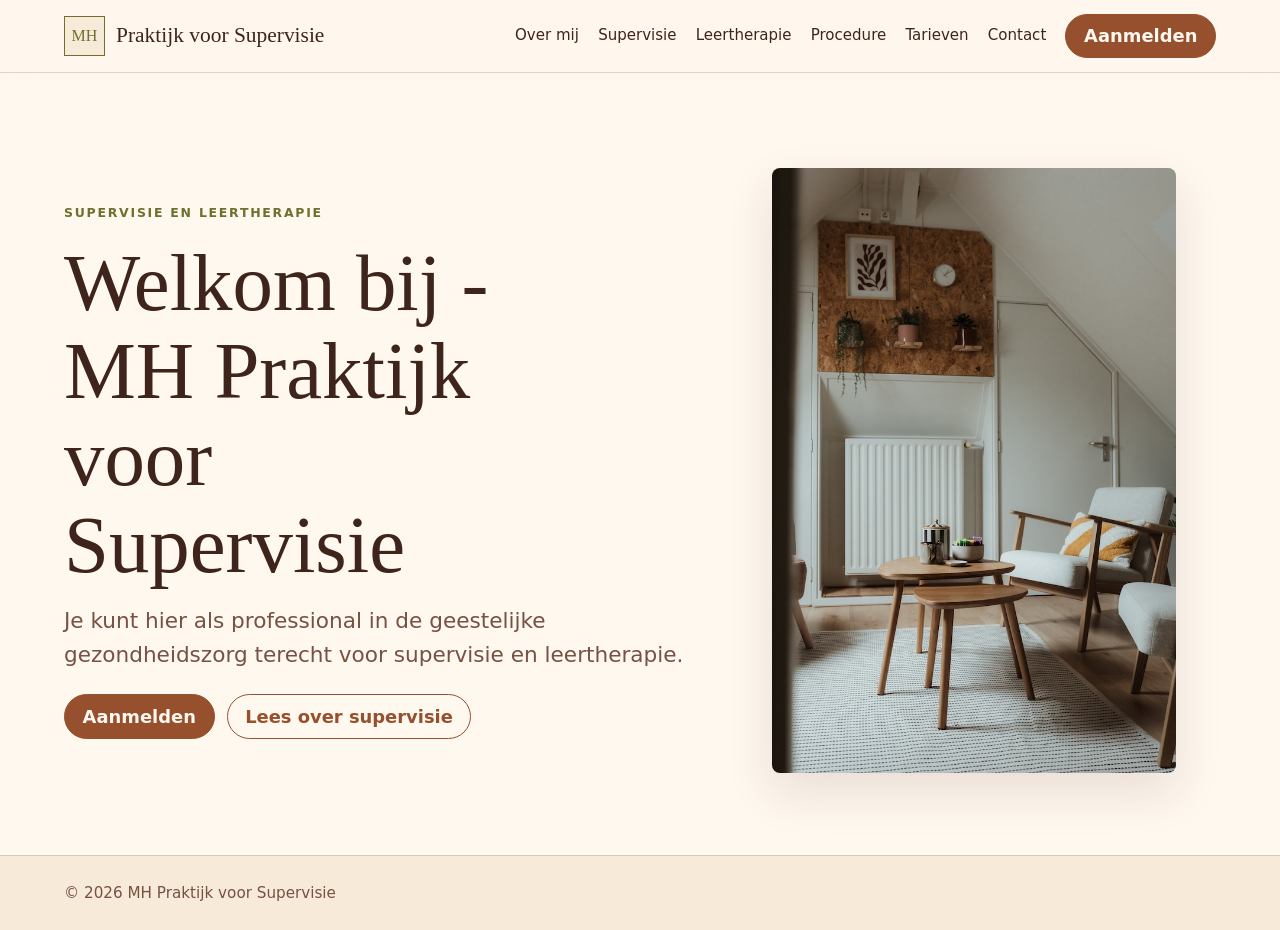
<file: index.html>
<!doctype html>
<html lang="nl">
  <head>
    <meta charset="utf-8">
    <meta name="viewport" content="width=device-width, initial-scale=1">
    <title>MH Praktijk voor Supervisie</title>
    <meta name="description" content="Supervisie en leertherapie voor professionals in de geestelijke gezondheidszorg.">
    <link rel="stylesheet" href="assets/css/styles.css">
  </head>
  <body>
    <a class="skip-link" href="#inhoud">Naar inhoud</a>
    <header class="site-header">
      <div class="header-inner">
        <a class="logo" href="/" aria-label="MH Praktijk Supervisie homepage">
          <span class="logo-mark" aria-hidden="true">MH</span>
          <span class="logo-text">
            <span class="logo-name">Praktijk voor Supervisie</span>
          </span>
        </a>
        <input class="nav-toggle-input" type="checkbox" id="nav-toggle" aria-label="Menu">
        <label class="menu-toggle" for="nav-toggle"><span aria-hidden="true"></span></label>
        <nav class="site-nav" id="site-nav" aria-label="Hoofdnavigatie">
          <ul>
            <li><a href="over-mij.html" class="site-nav-link">Over mij</a></li>
            <li><a href="supervisie.html" class="site-nav-link">Supervisie</a></li>
            <li><a href="leertherapie.html" class="site-nav-link">Leertherapie</a></li>
            <li><a href="procedure.html" class="site-nav-link">Procedure</a></li>
            <li><a href="tarieven.html" class="site-nav-link">Tarieven</a></li>
            <li><a href="contact.html" class="site-nav-link">Contact</a></li>
            <li><a class="button" href="contact.html">Aanmelden</a></li>
          </ul>
        </nav>
      </div>
    </header>
    <main id="inhoud">
      <section class="hero" aria-labelledby="page-title">
        <div class="hero-copy">
          <p class="eyebrow">Supervisie en leertherapie</p>
          <h1 id="page-title">Welkom bij &shy;MH Praktijk voor Supervisie</h1>
          <p class="lead">Je kunt hier als professional in de geestelijke gezondheidszorg terecht voor supervisie en leertherapie.</p>
          <div class="hero-actions">
            <a class="button" href="contact.html">Aanmelden</a>
            <a class="button button-soft" href="supervisie.html">Lees over supervisie</a>
          </div>
        </div>
        <figure class="photo-frame hero-photo">
          <img src="assets/img/home.jpg" alt="">
        </figure>
      </section>
    </main>
    <footer class="site-footer">
      <div class="footer-inner">
        <p>&copy; 2026 MH Praktijk voor Supervisie</p>
      </div>
    </footer>
  </body>
</html>
</file>
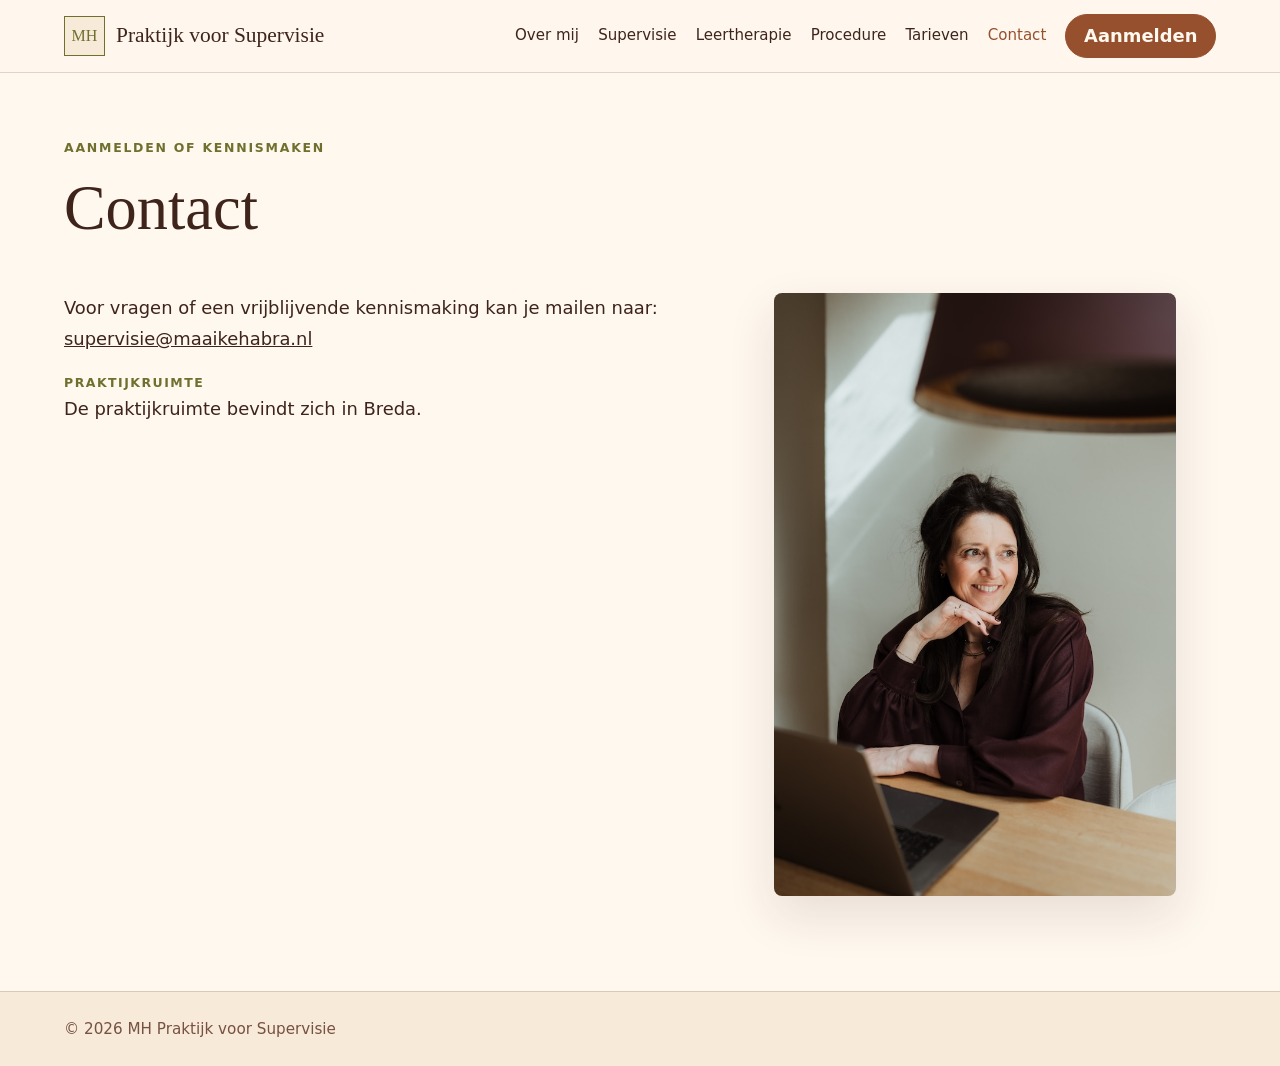
<file: contact.html>
<!doctype html>
<html lang="nl">
  <head>
    <meta charset="utf-8">
    <meta name="viewport" content="width=device-width, initial-scale=1">
    <title>Contact | MH Praktijk voor Supervisie</title>
    <meta name="description" content="Neem contact op met MH Praktijk voor vragen of een vrijblijvende kennismaking.">
    <link rel="stylesheet" href="assets/css/styles.css">
  </head>
  <body>
    <a class="skip-link" href="#inhoud">Naar inhoud</a>
    <header class="site-header">
      <div class="header-inner">
        <a class="logo" href="/" aria-label="MH Praktijk Supervisie homepage">
          <span class="logo-mark" aria-hidden="true">MH</span>
          <span class="logo-text">
            <span class="logo-name">Praktijk voor Supervisie</span>
          </span>
        </a>
        <input class="nav-toggle-input" type="checkbox" id="nav-toggle" aria-label="Menu">
        <label class="menu-toggle" for="nav-toggle"><span aria-hidden="true"></span></label>
        <nav class="site-nav" id="site-nav" aria-label="Hoofdnavigatie">
          <ul>
            <li><a href="over-mij.html" class="site-nav-link">Over mij</a></li>
            <li><a href="supervisie.html" class="site-nav-link">Supervisie</a></li>
            <li><a href="leertherapie.html" class="site-nav-link">Leertherapie</a></li>
            <li><a href="procedure.html" class="site-nav-link">Procedure</a></li>
            <li><a href="tarieven.html" class="site-nav-link">Tarieven</a></li>
            <li><a href="contact.html" class="site-nav-link" aria-current="page">Contact</a></li>
            <li><a class="button" href="contact.html">Aanmelden</a></li>
          </ul>
        </nav>
      </div>
    </header>
    <main id="inhoud">
      <section class="page-hero" aria-labelledby="page-title">
        <div class="page-intro">
          <p class="eyebrow">Aanmelden of kennismaken</p>
          <h1 id="page-title">Contact</h1>
        </div>
      </section>
      <section class="content-section">
        <div class="contact-layout">
          <article class="copy">
            <p>Voor vragen of een vrijblijvende kennismaking kan je mailen naar: <a href="mailto:supervisie@maaikehabra.nl">supervisie@maaikehabra.nl</a></p>
            <address>
              <dl class="contact-list">
                <div>
                  <dt>Praktijkruimte</dt>
                  <dd>De praktijkruimte bevindt zich in Breda.</dd>
                </div>
              </dl>
            </address>
          </article>
        </div>
        <figure class="photo-frame page-photo">
          <img src="assets/img/contact.jpg" alt="">
        </figure>
      </section>
    </main>
    <footer class="site-footer">
      <div class="footer-inner">
        <p>&copy; 2026 MH Praktijk voor Supervisie</p>
      </div>
    </footer>
  </body>
</html>
</file>
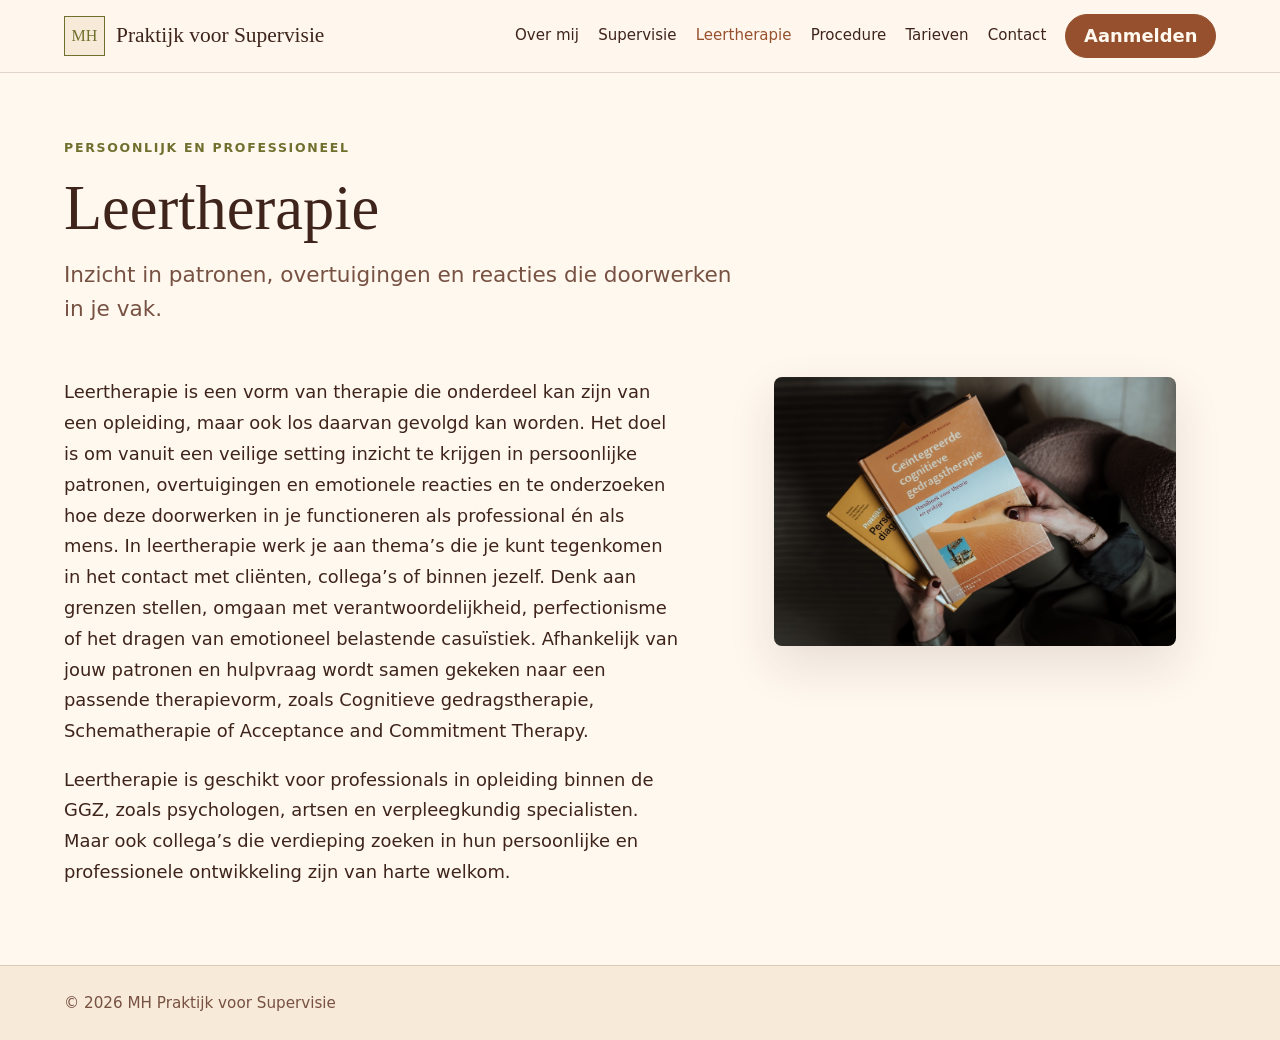
<file: leertherapie.html>
<!doctype html>
<html lang="nl">
  <head>
    <meta charset="utf-8">
    <meta name="viewport" content="width=device-width, initial-scale=1">
    <title>Leertherapie | MH Praktijk voor Supervisie</title>
    <meta name="description" content="Leertherapie voor professionals in opleiding en collega’s die verdieping zoeken.">
    <link rel="stylesheet" href="assets/css/styles.css">
  </head>
  <body>
    <a class="skip-link" href="#inhoud">Naar inhoud</a>
    <header class="site-header">
      <div class="header-inner">
        <a class="logo" href="/" aria-label="MH Praktijk Supervisie homepage">
          <span class="logo-mark" aria-hidden="true">MH</span>
          <span class="logo-text">
            <span class="logo-name">Praktijk voor Supervisie</span>
          </span>
        </a>
        <input class="nav-toggle-input" type="checkbox" id="nav-toggle" aria-label="Menu">
        <label class="menu-toggle" for="nav-toggle"><span aria-hidden="true"></span></label>
        <nav class="site-nav" id="site-nav" aria-label="Hoofdnavigatie">
          <ul>
            <li><a href="over-mij.html" class="site-nav-link">Over mij</a></li>
            <li><a href="supervisie.html" class="site-nav-link">Supervisie</a></li>
            <li><a href="leertherapie.html" class="site-nav-link" aria-current="page">Leertherapie</a></li>
            <li><a href="procedure.html" class="site-nav-link">Procedure</a></li>
            <li><a href="tarieven.html" class="site-nav-link">Tarieven</a></li>
            <li><a href="contact.html" class="site-nav-link">Contact</a></li>
            <li><a class="button" href="contact.html">Aanmelden</a></li>
          </ul>
        </nav>
      </div>
    </header>
    <main id="inhoud">
      <section class="page-hero" aria-labelledby="page-title">
        <div class="page-intro">
          <p class="eyebrow">Persoonlijk en professioneel</p>
          <h1 id="page-title">Leertherapie</h1>
          <p class="lead">Inzicht in patronen, overtuigingen en reacties die doorwerken in je vak.</p>
        </div>
      </section>
      <section class="content-section">
        <article class="copy">
          <p>Leertherapie is een vorm van therapie die onderdeel kan zijn van een opleiding, maar ook los daarvan gevolgd kan worden. Het doel is om vanuit een veilige setting inzicht te krijgen in persoonlijke patronen, overtuigingen en emotionele reacties en te onderzoeken hoe deze doorwerken in je functioneren als professional én als mens. In leertherapie werk je aan thema’s die je kunt tegenkomen in het contact met cliënten, collega’s of binnen jezelf. Denk aan grenzen stellen, omgaan met verantwoordelijkheid, perfectionisme of het dragen van emotioneel belastende casuïstiek. Afhankelijk van jouw patronen en hulpvraag wordt samen gekeken naar een passende therapievorm, zoals Cognitieve gedragstherapie, Schematherapie of Acceptance and Commitment Therapy.</p>
          <p>Leertherapie is geschikt voor professionals in opleiding binnen de GGZ, zoals psychologen, artsen en verpleegkundig specialisten. Maar ook collega’s die verdieping zoeken in hun persoonlijke en professionele ontwikkeling zijn van harte welkom.</p>
        </article>
        <figure class="photo-frame page-photo">
          <img src="assets/img/leertherapie.jpg" alt="">
        </figure>
      </section>
    </main>
    <footer class="site-footer">
      <div class="footer-inner">
        <p>&copy; 2026 MH Praktijk voor Supervisie</p>
      </div>
    </footer>
  </body>
</html>
</file>
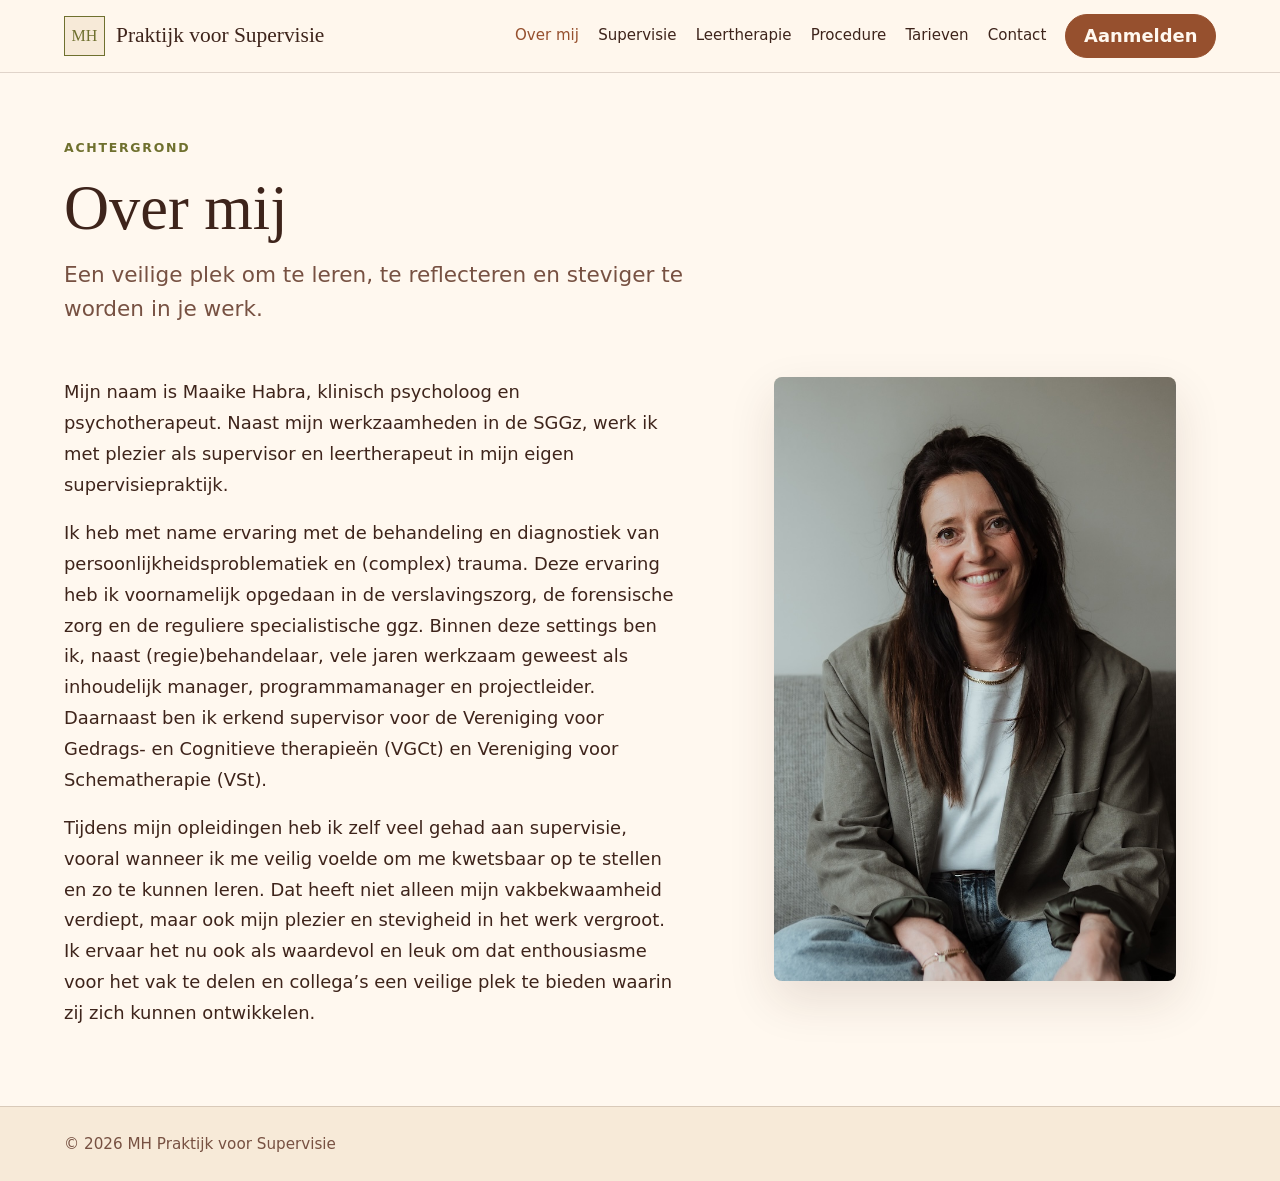
<file: over-mij.html>
<!doctype html>
<html lang="nl">
  <head>
    <meta charset="utf-8">
    <meta name="viewport" content="width=device-width, initial-scale=1">
    <title>Over mij | MH Praktijk voor Supervisie</title>
    <meta name="description" content="Over Maaike Habra, klinisch psycholoog, psychotherapeut, supervisor en leertherapeut.">
    <link rel="stylesheet" href="assets/css/styles.css">
  </head>
  <body>
    <a class="skip-link" href="#inhoud">Naar inhoud</a>
    <header class="site-header">
      <div class="header-inner">
        <a class="logo" href="/" aria-label="MH Praktijk Supervisie homepage">
          <span class="logo-mark" aria-hidden="true">MH</span>
          <span class="logo-text">
            <span class="logo-name">Praktijk voor Supervisie</span>
          </span>
        </a>
        <input class="nav-toggle-input" type="checkbox" id="nav-toggle" aria-label="Menu">
        <label class="menu-toggle" for="nav-toggle"><span aria-hidden="true"></span></label>
        <nav class="site-nav" id="site-nav" aria-label="Hoofdnavigatie">
          <ul>
            <li><a href="over-mij.html" class="site-nav-link" aria-current="page">Over mij</a></li>
            <li><a href="supervisie.html" class="site-nav-link">Supervisie</a></li>
            <li><a href="leertherapie.html" class="site-nav-link">Leertherapie</a></li>
            <li><a href="procedure.html" class="site-nav-link">Procedure</a></li>
            <li><a href="tarieven.html" class="site-nav-link">Tarieven</a></li>
            <li><a href="contact.html" class="site-nav-link">Contact</a></li>
            <li><a class="button" href="contact.html">Aanmelden</a></li>
          </ul>
        </nav>
      </div>
    </header>
    <main id="inhoud">
      <section class="page-hero" aria-labelledby="page-title">
        <div class="page-intro">
          <p class="eyebrow">Achtergrond</p>
          <h1 id="page-title">Over mij</h1>
          <p class="lead">Een veilige plek om te leren, te reflecteren en steviger te worden in je werk.</p>
        </div>
      </section>
      <section class="content-section">
        <article class="copy">
          <p>Mijn naam is Maaike Habra, klinisch psycholoog en psychotherapeut. Naast mijn werkzaamheden in de SGGz, werk ik met plezier als supervisor en leertherapeut in mijn eigen supervisiepraktijk.</p>
          <p>Ik heb met name ervaring met de behandeling en diagnostiek van persoonlijkheidsproblematiek en (complex) trauma. Deze ervaring heb ik voornamelijk opgedaan in de verslavingszorg, de forensische zorg en de reguliere specialistische ggz. Binnen deze settings ben ik, naast (regie)behandelaar, vele jaren werkzaam geweest als inhoudelijk manager, programmamanager en projectleider. Daarnaast ben ik erkend supervisor voor de Vereniging voor Gedrags- en Cognitieve therapieën (VGCt) en Vereniging voor Schematherapie (VSt).</p>
          <p>Tijdens mijn opleidingen heb ik zelf veel gehad aan supervisie, vooral wanneer ik me veilig voelde om me kwetsbaar op te stellen en zo te kunnen leren. Dat heeft niet alleen mijn vakbekwaamheid verdiept, maar ook mijn plezier en stevigheid in het werk vergroot. Ik ervaar het nu ook als waardevol en leuk om dat enthousiasme voor het vak te delen en collega’s een veilige plek te bieden waarin zij zich kunnen ontwikkelen.</p>
        </article>
        <figure class="photo-frame page-photo">
          <img src="assets/img/over-mij.jpg" alt="">
        </figure>
      </section>
    </main>
    <footer class="site-footer">
      <div class="footer-inner">
        <p>&copy; 2026 MH Praktijk voor Supervisie</p>
      </div>
    </footer>
  </body>
</html>
</file>
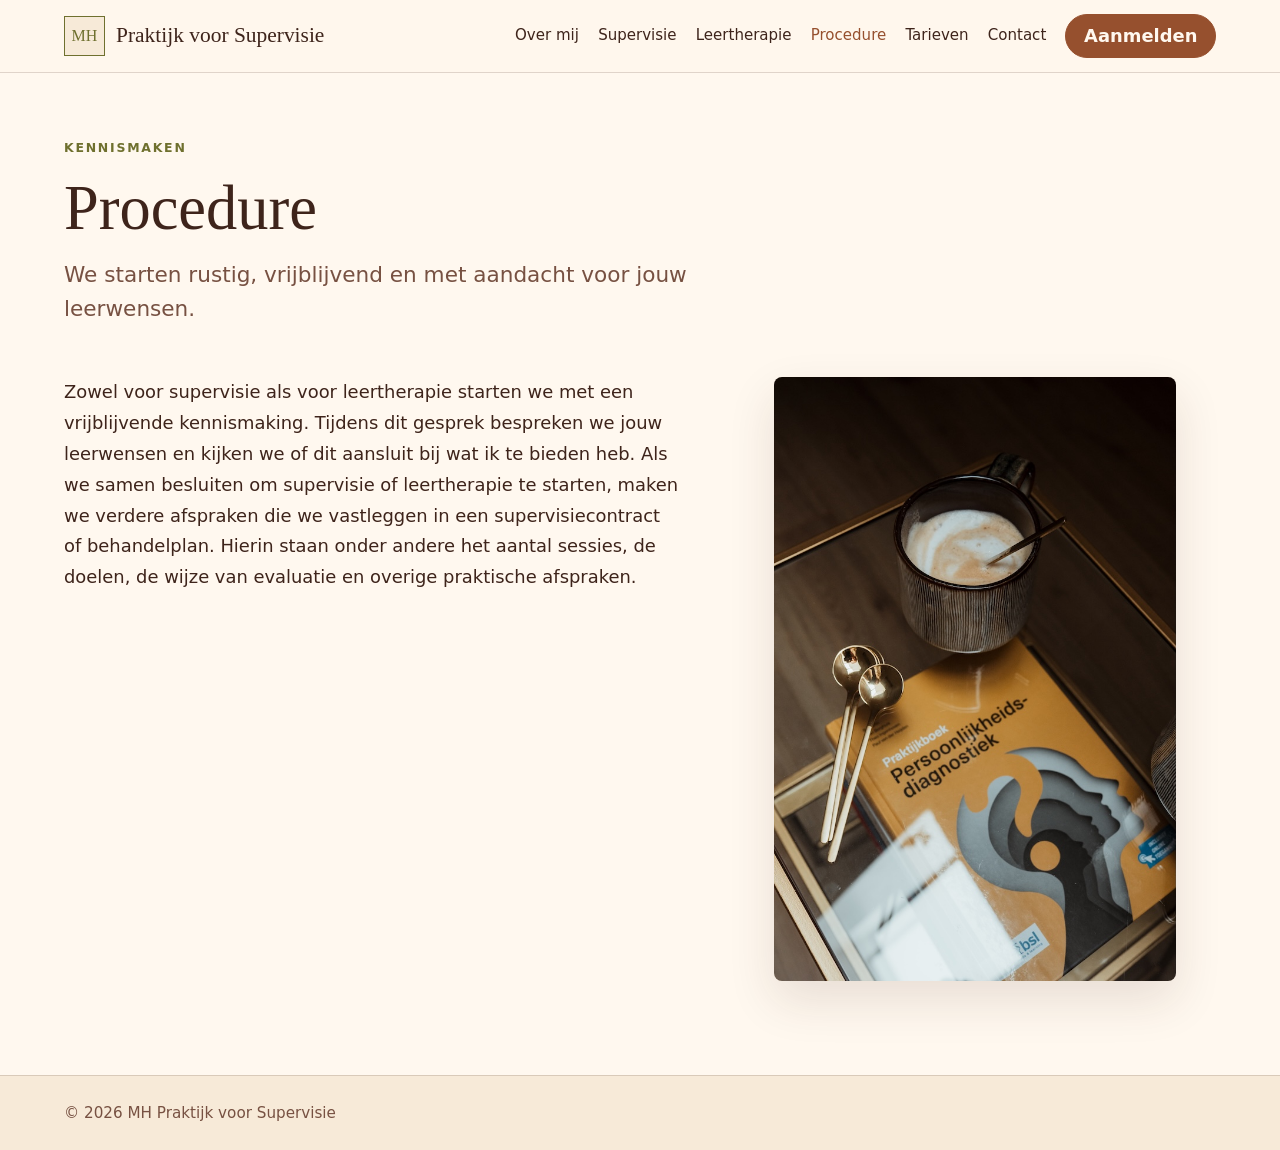
<file: procedure.html>
<!doctype html>
<html lang="nl">
  <head>
    <meta charset="utf-8">
    <meta name="viewport" content="width=device-width, initial-scale=1">
    <title>Procedure | MH Praktijk voor Supervisie</title>
    <meta name="description" content="Procedure voor kennismaking, supervisiecontract en behandelplan.">
    <link rel="stylesheet" href="assets/css/styles.css">
  </head>
  <body>
    <a class="skip-link" href="#inhoud">Naar inhoud</a>
    <header class="site-header">
      <div class="header-inner">
        <a class="logo" href="/" aria-label="MH Praktijk Supervisie homepage">
          <span class="logo-mark" aria-hidden="true">MH</span>
          <span class="logo-text">
            <span class="logo-name">Praktijk voor Supervisie</span>
          </span>
        </a>
        <input class="nav-toggle-input" type="checkbox" id="nav-toggle" aria-label="Menu">
        <label class="menu-toggle" for="nav-toggle"><span aria-hidden="true"></span></label>
        <nav class="site-nav" id="site-nav" aria-label="Hoofdnavigatie">
          <ul>
            <li><a href="over-mij.html" class="site-nav-link">Over mij</a></li>
            <li><a href="supervisie.html" class="site-nav-link">Supervisie</a></li>
            <li><a href="leertherapie.html" class="site-nav-link">Leertherapie</a></li>
            <li><a href="procedure.html" class="site-nav-link" aria-current="page">Procedure</a></li>
            <li><a href="tarieven.html" class="site-nav-link">Tarieven</a></li>
            <li><a href="contact.html" class="site-nav-link">Contact</a></li>
            <li><a class="button" href="contact.html">Aanmelden</a></li>
          </ul>
        </nav>
      </div>
    </header>
    <main id="inhoud">
      <section class="page-hero" aria-labelledby="page-title">
        <div class="page-intro">
          <p class="eyebrow">Kennismaken</p>
          <h1 id="page-title">Procedure</h1>
          <p class="lead">We starten rustig, vrijblijvend en met aandacht voor jouw leerwensen.</p>
        </div>
      </section>
      <section class="content-section">
        <article class="copy">
          <p>Zowel voor supervisie als voor leertherapie starten we met een vrijblijvende kennismaking. Tijdens dit gesprek bespreken we jouw leerwensen en kijken we of dit aansluit bij wat ik te bieden heb. Als we samen besluiten om supervisie of leertherapie te starten, maken we verdere afspraken die we vastleggen in een supervisiecontract of behandelplan. Hierin staan onder andere het aantal sessies, de doelen, de wijze van evaluatie en overige praktische afspraken.</p>
        </article>
        <figure class="photo-frame page-photo">
          <img src="assets/img/procedure.jpg" alt="">
        </figure>
      </section>
    </main>
    <footer class="site-footer">
      <div class="footer-inner">
        <p>&copy; 2026 MH Praktijk voor Supervisie</p>
      </div>
    </footer>
  </body>
</html>
</file>
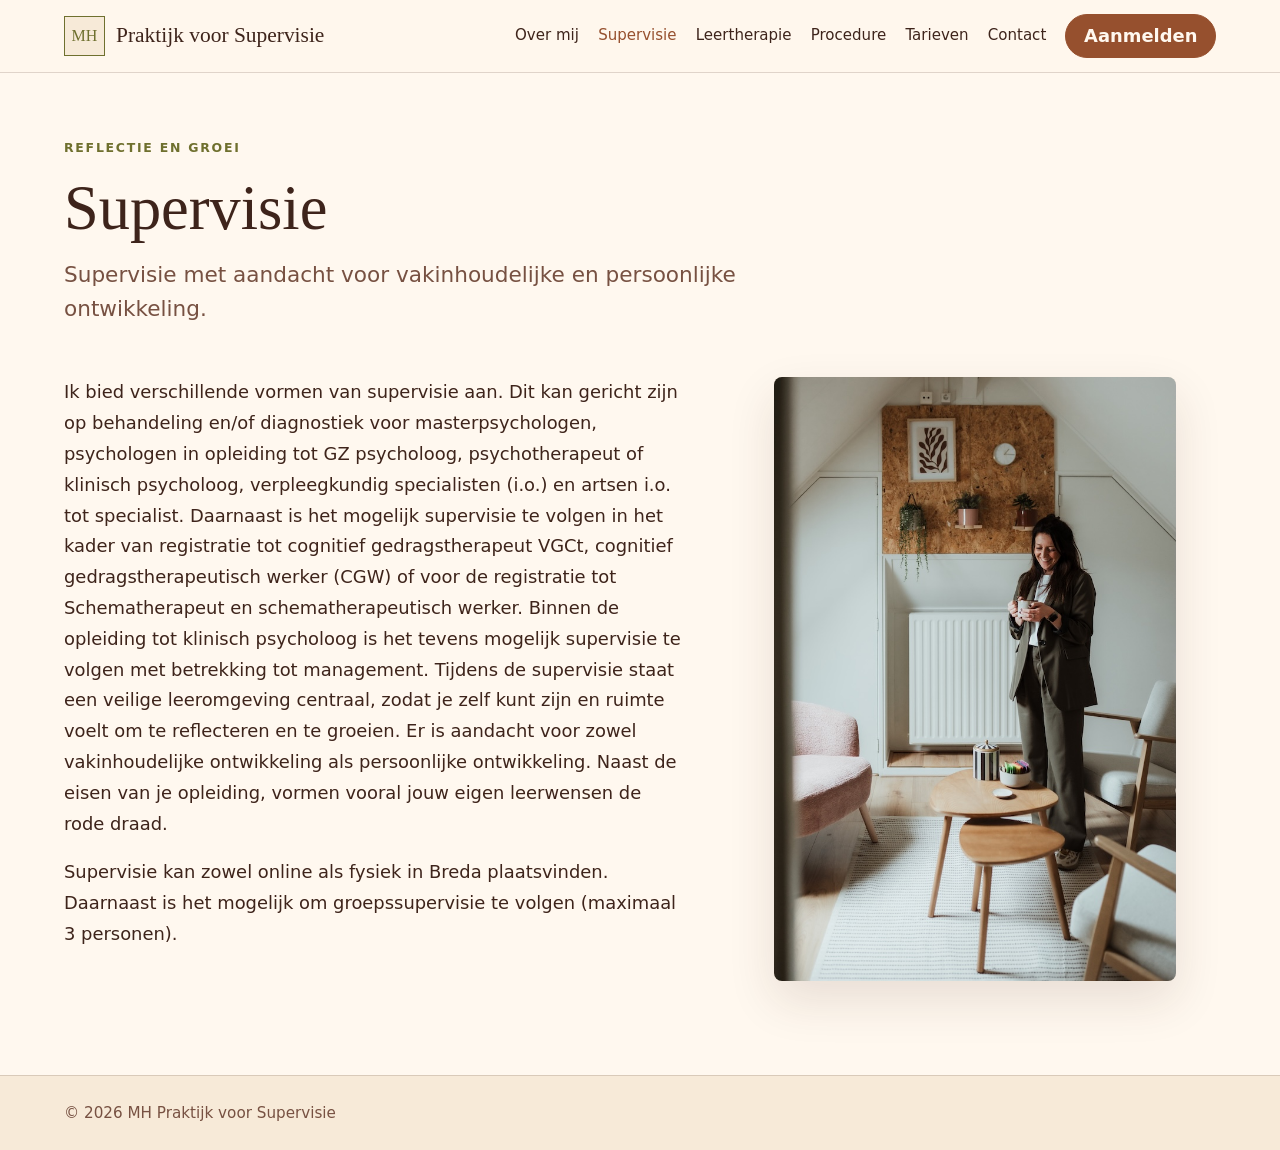
<file: supervisie.html>
<!doctype html>
<html lang="nl">
  <head>
    <meta charset="utf-8">
    <meta name="viewport" content="width=device-width, initial-scale=1">
    <title>Supervisie | MH Praktijk voor Supervisie</title>
    <meta name="description" content="Supervisie voor professionals en professionals in opleiding binnen de GGZ.">
    <link rel="stylesheet" href="assets/css/styles.css">
  </head>
  <body>
    <a class="skip-link" href="#inhoud">Naar inhoud</a>
    <header class="site-header">
      <div class="header-inner">
        <a class="logo" href="/" aria-label="MH Praktijk Supervisie homepage">
          <span class="logo-mark" aria-hidden="true">MH</span>
          <span class="logo-text">
            <span class="logo-name">Praktijk voor Supervisie</span>
          </span>
        </a>
        <input class="nav-toggle-input" type="checkbox" id="nav-toggle" aria-label="Menu">
        <label class="menu-toggle" for="nav-toggle"><span aria-hidden="true"></span></label>
        <nav class="site-nav" id="site-nav" aria-label="Hoofdnavigatie">
          <ul>
            <li><a href="over-mij.html" class="site-nav-link">Over mij</a></li>
            <li><a href="supervisie.html" class="site-nav-link" aria-current="page">Supervisie</a></li>
            <li><a href="leertherapie.html" class="site-nav-link">Leertherapie</a></li>
            <li><a href="procedure.html" class="site-nav-link">Procedure</a></li>
            <li><a href="tarieven.html" class="site-nav-link">Tarieven</a></li>
            <li><a href="contact.html" class="site-nav-link">Contact</a></li>
            <li><a class="button" href="contact.html">Aanmelden</a></li>
          </ul>
        </nav>
      </div>
    </header>
    <main id="inhoud">
      <section class="page-hero" aria-labelledby="page-title">
        <div class="page-intro">
          <p class="eyebrow">Reflectie en groei</p>
          <h1 id="page-title">Supervisie</h1>
          <p class="lead">Supervisie met aandacht voor vakinhoudelijke en persoonlijke ontwikkeling.</p>
        </div>
      </section>
      <section class="content-section">
        <article class="copy">
          <p>Ik bied verschillende vormen van supervisie aan. Dit kan gericht zijn op behandeling en/of diagnostiek voor masterpsychologen, psychologen in opleiding tot GZ psycholoog, psychotherapeut of klinisch psycholoog, verpleegkundig specialisten (i.o.) en artsen i.o. tot specialist. Daarnaast is het mogelijk supervisie te volgen in het kader van registratie tot cognitief gedragstherapeut VGCt, cognitief gedragstherapeutisch werker (CGW) of voor de registratie tot Schematherapeut en schematherapeutisch werker. Binnen de opleiding tot klinisch psycholoog is het tevens mogelijk supervisie te volgen met betrekking tot management. Tijdens de supervisie staat een veilige leeromgeving centraal, zodat je zelf kunt zijn en ruimte voelt om te reflecteren en te groeien. Er is aandacht voor zowel vakinhoudelijke ontwikkeling als persoonlijke ontwikkeling. Naast de eisen van je opleiding, vormen vooral jouw eigen leerwensen de rode draad.</p>
          <p>Supervisie kan zowel online als fysiek in Breda plaatsvinden. Daarnaast is het mogelijk om groepssupervisie te volgen (maximaal 3 personen).</p>
        </article>
        <figure class="photo-frame page-photo">
          <img src="assets/img/supervisie.jpg" alt="">
        </figure>
      </section>
    </main>
    <footer class="site-footer">
      <div class="footer-inner">
        <p>&copy; 2026 MH Praktijk voor Supervisie</p>
      </div>
    </footer>
  </body>
</html>
</file>
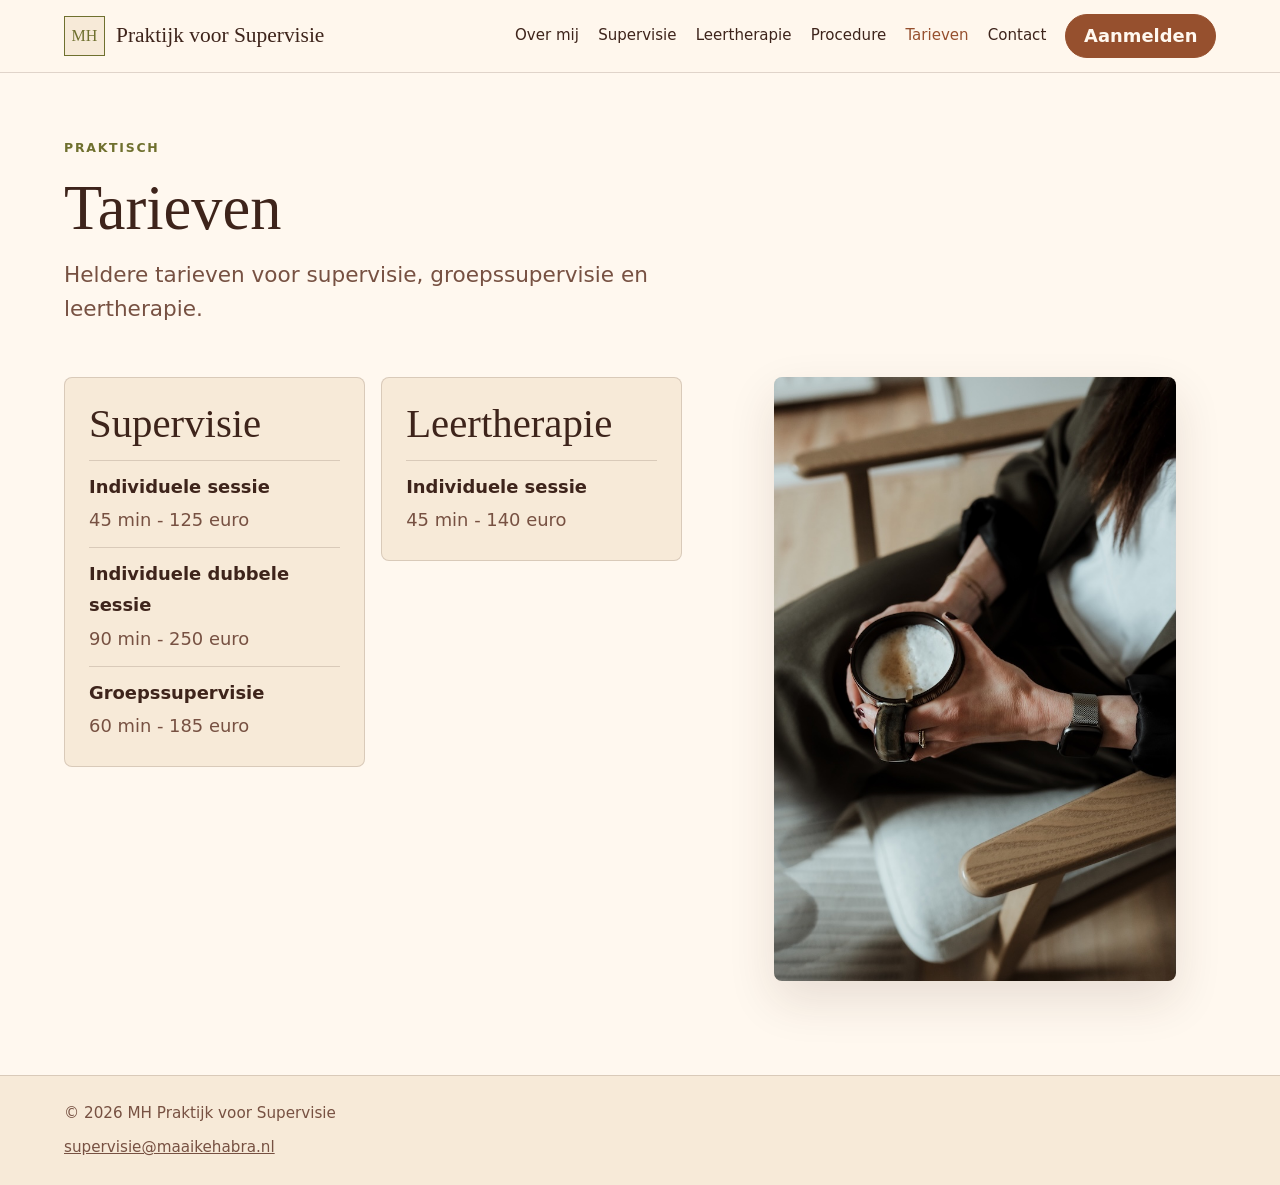
<file: tarieven.html>
<!doctype html>
<html lang="nl">
  <head>
    <meta charset="utf-8">
    <meta name="viewport" content="width=device-width, initial-scale=1">
    <title>Tarieven | MH Praktijk voor Supervisie</title>
    <meta name="description" content="Tarieven voor supervisie, groepssupervisie en leertherapie.">
    <link rel="stylesheet" href="assets/css/styles.css">
  </head>
  <body>
    <a class="skip-link" href="#inhoud">Naar inhoud</a>
    <header class="site-header">
      <div class="header-inner">
        <a class="logo" href="/" aria-label="MH Praktijk Supervisie homepage">
          <span class="logo-mark" aria-hidden="true">MH</span>
          <span class="logo-text">
            <span class="logo-name">Praktijk voor Supervisie</span>
          </span>
        </a>
        <input class="nav-toggle-input" type="checkbox" id="nav-toggle" aria-label="Menu">
        <label class="menu-toggle" for="nav-toggle"><span aria-hidden="true"></span></label>
        <nav class="site-nav" id="site-nav" aria-label="Hoofdnavigatie">
          <ul>
            <li><a href="over-mij.html" class="site-nav-link">Over mij</a></li>
            <li><a href="supervisie.html" class="site-nav-link">Supervisie</a></li>
            <li><a href="leertherapie.html" class="site-nav-link">Leertherapie</a></li>
            <li><a href="procedure.html" class="site-nav-link">Procedure</a></li>
            <li><a href="tarieven.html" class="site-nav-link" aria-current="page">Tarieven</a></li>
            <li><a href="contact.html" class="site-nav-link">Contact</a></li>
            <li><a class="button" href="contact.html">Aanmelden</a></li>
          </ul>
        </nav>
      </div>
    </header>
    <main id="inhoud">
      <section class="page-hero" aria-labelledby="page-title">
        <div class="page-intro">
          <p class="eyebrow">Praktisch</p>
          <h1 id="page-title">Tarieven</h1>
          <p class="lead">Heldere tarieven voor supervisie, groepssupervisie en leertherapie.</p>
        </div>
      </section>
      <section class="content-section">
        <div class="rates">
          <article class="rate-group">
            <h2>Supervisie</h2>
            <dl class="rate-list">
              <div><dt>Individuele sessie</dt><dd>45 min - 125 euro</dd></div>
              <div><dt>Individuele dubbele sessie</dt><dd>90 min - 250 euro</dd></div>
              <div><dt>Groepssupervisie</dt><dd>60 min - 185 euro</dd></div>
            </dl>
          </article>
          <article class="rate-group">
            <h2>Leertherapie</h2>
            <dl class="rate-list">
              <div><dt>Individuele sessie</dt><dd>45 min - 140 euro</dd></div>
            </dl>
          </article>
        </div>
        <figure class="photo-frame page-photo">
          <img src="assets/img/tarieven.jpg" alt="Warme compositie met papier, keramiek en terracotta accenten">
        </figure>
      </section>
    </main>
    <footer class="site-footer">
      <div class="footer-inner">
        <p>&copy; 2026 MH Praktijk voor Supervisie</p>
        <p><a href="mailto:supervisie@maaikehabra.nl">supervisie@maaikehabra.nl</a></p>
      </div>
    </footer>
  </body>
</html>
</file>
<file: assets/css/styles.css>
:root {
  --champagne: #f7ead8;
  --cream: #fff8ef;
  --sage: #a4a96a;
  --olive: #6f702e;
  --peach: #e8ad8b;
  --terracotta: #c9764d;
  --rust: #96502e;
  --brown: #3e241b;
  --soft-brown: #775142;
  --line: rgba(62, 36, 27, 0.16);
  --shadow: 0 1.2rem 3rem rgba(62, 36, 27, 0.12);
  --page: min(100% - clamp(1.1rem, 5vw, 4rem), 72rem);
  --radius: 0.5rem;
}

* {
  box-sizing: border-box;
}

html {
  scroll-behavior: smooth;
}

body {
  margin: 0;
  background: var(--champagne);
  color: var(--brown);
  font-family: Inter, ui-sans-serif, system-ui, -apple-system, BlinkMacSystemFont, "Segoe UI", sans-serif;
  font-size: clamp(1rem, 0.96rem + 0.22vw, 1.12rem);
  line-height: 1.72;
}

img {
  display: block;
  max-width: 100%;
}

a {
  color: inherit;
}

:focus-visible {
  outline: 0.18rem solid var(--rust);
  outline-offset: 0.2rem;
}

.skip-link {
  position: absolute;
  left: 1rem;
  top: 1rem;
  z-index: 5;
  transform: translateY(-160%);
  background: var(--brown);
  color: var(--cream);
  padding: 0.55rem 0.8rem;
  text-decoration: none;
}

.skip-link:focus {
  transform: translateY(0);
}

.site-header {
  position: sticky;
  top: 0;
  z-index: 4;
  background: rgba(255, 248, 239, 0.94);
  border-bottom: 1px solid var(--line);
  backdrop-filter: blur(18px);
}

.header-inner {
  width: var(--page);
  margin: 0 auto;
  min-height: 4.5rem;
  display: flex;
  align-items: center;
  justify-content: space-between;
  gap: 1rem;
}

.logo {
  display: inline-flex;
  align-items: center;
  gap: 0.7rem;
  color: var(--brown);
  text-decoration: none;
}

.logo-mark {
  display: grid;
  place-items: center;
  width: 2.55rem;
  aspect-ratio: 1;
  border: 1px solid var(--olive);
  background: var(--champagne);
  color: var(--olive);
  font-family: Georgia, "Times New Roman", serif;
  font-size: 1rem;
  letter-spacing: 0;
}

.logo-text {
  display: grid;
  gap: 0.05rem;
}

.logo-name {
  font-family: Georgia, "Times New Roman", serif;
  font-size: clamp(1.05rem, 0.98rem + 0.45vw, 1.45rem);
  line-height: 1;
}

.logo-subtitle {
  color: var(--soft-brown);
  font-size: 0.72rem;
  letter-spacing: 0.08em;
  line-height: 1.1;
  text-transform: uppercase;
}

.nav-toggle-input {
  position: absolute;
  inline-size: 1px;
  block-size: 1px;
  margin: -1px;
  overflow: hidden;
  clip: rect(0 0 0 0);
  white-space: nowrap;
}

.menu-toggle {
  display: inline-flex;
  align-items: center;
  justify-content: center;
  width: 2.65rem;
  aspect-ratio: 1;
  border: 1px solid var(--line);
  border-radius: 999px;
  background: var(--champagne);
  color: var(--brown);
  cursor: pointer;
  list-style: none;
}

.menu-toggle span,
.menu-toggle span::before,
.menu-toggle span::after {
  display: block;
  width: 1.15rem;
  height: 0.1rem;
  background: currentColor;
  content: "";
  transition: transform 180ms ease, opacity 180ms ease;
}

.menu-toggle span {
  position: relative;
}

.menu-toggle span::before,
.menu-toggle span::after {
  position: absolute;
  left: 0;
}

.menu-toggle span::before {
  top: -0.38rem;
}

.menu-toggle span::after {
  top: 0.38rem;
}

.nav-toggle-input:checked + .menu-toggle span {
  background: transparent;
}

.nav-toggle-input:checked + .menu-toggle span::before {
  transform: translateY(0.38rem) rotate(45deg);
}

.nav-toggle-input:checked + .menu-toggle span::after {
  transform: translateY(-0.38rem) rotate(-45deg);
}

.site-nav {
  position: fixed;
  inset: 4.5rem 0 auto 0;
  display: none;
  background: var(--cream);
  border-bottom: 1px solid var(--line);
  box-shadow: var(--shadow);
}

.nav-toggle-input:checked ~ .site-nav {
  display: block;
}

.site-nav ul {
  width: var(--page);
  margin: 0 auto;
  padding: 1rem 0 1.3rem;
  display: grid;
  gap: 0.15rem;
  list-style: none;
}

.site-nav-link {
  display: block;
  /*padding: 0.7rem 0;*/
  color: var(--brown);
  text-decoration: none;
}

.site-nav-link[aria-current="page"] {
  color: var(--rust);
}

.site-nav .button {
  margin-top: 0.4rem;
}

.button,
button.button {
  display: inline-flex;
  align-items: center;
  justify-content: center;
  min-height: 2.8rem;
  padding: 0.72rem 1.1rem;
  border: 1px solid var(--rust);
  border-radius: 999px;
  background: var(--rust);
  color: var(--cream);
  font: inherit;
  font-weight: 650;
  line-height: 1.1;
  text-decoration: none;
  cursor: pointer;
}

.button:hover,
.button:focus-visible {
  background: var(--brown);
  border-color: var(--brown);
}

.button-soft {
  background: transparent;
  color: var(--rust);
}

.button-soft:hover,
.button-soft:focus-visible {
  background: var(--champagne);
  color: var(--brown);
}

main {
  min-height: 70vh;
  background-color: var(--cream);
}

.hero,
.page-hero,
.content-section,
.footer-inner {
  width: var(--page);
  margin: 0 auto;
}

.hero {
  padding: clamp(2rem, 6vw, 5.5rem) 0 clamp(2rem, 5vw, 4.5rem);
  display: grid;
  gap: clamp(1.6rem, 4vw, 3rem);
}

.hero-copy {
  display: grid;
  gap: 1rem;
  align-content: center;
}

.eyebrow {
  margin: 0;
  color: var(--olive);
  font-size: 0.78rem;
  font-weight: 700;
  letter-spacing: 0.14em;
  text-transform: uppercase;
}

h1,
h2,
h3 {
  margin: 0;
  font-family: Georgia, "Times New Roman", serif;
  font-weight: 500;
  line-height: 1.08;
}

h1 {
  max-width: 12ch;
  font-size: clamp(2.45rem, 1.85rem + 4vw, 5.25rem);
}

.page-hero h1 {
  max-width: 13ch;
  font-size: clamp(2.25rem, 1.9rem + 2.5vw, 4.5rem);
}

h2 {
  font-size: clamp(1.65rem, 1.35rem + 1.5vw, 2.6rem);
}

h3 {
  font-size: clamp(1.22rem, 1.08rem + 0.7vw, 1.65rem);
}

.lead {
  max-width: 42rem;
  margin: 0;
  color: var(--soft-brown);
  font-size: clamp(1.08rem, 1rem + 0.45vw, 1.35rem);
  line-height: 1.58;
}

.hero-actions {
  display: flex;
  flex-wrap: wrap;
  gap: 0.75rem;
  padding-top: 0.35rem;
}

.photo-frame {
  overflow: hidden;
  border-radius: var(--radius);
  background: var(--champagne);
  box-shadow: var(--shadow);
}

.hero-photo {
  /*aspect-ratio: 4 / 5;*/
}

.page-photo {
  /*aspect-ratio: 5 / 4;*/
  margin-top: clamp(1.6rem, 4vw, 2.75rem);
}

.photo-frame img {
  width: 100%;
  height: 100%;
  border-radius: 0;
  object-fit: cover;
}

.page-hero {
  padding: clamp(1.8rem, 5vw, 4.5rem) 0 clamp(1.5rem, 4vw, 3.25rem);
  display: grid;
  gap: clamp(1.2rem, 4vw, 2.75rem);
}

.page-intro {
  display: grid;
  gap: 1rem;
  align-content: end;
}

.content-section {
  padding: 0 0 clamp(2.6rem, 6vw, 5.5rem);
}

.copy {
  max-width: 48rem;
  display: grid;
  gap: 1.1rem;
}

.copy p,
.copy ul {
  margin: 0;
}

.copy ul {
  padding-left: 1.2rem;
}

.soft-panel {
  padding: clamp(1.1rem, 4vw, 2rem);
  border: 1px solid var(--line);
  border-radius: var(--radius);
  background: rgba(247, 234, 216, 0.56);
}

.rates {
  display: grid;
  gap: 1rem;
}

.rate-group {
  padding: clamp(1rem, 3vw, 1.5rem);
  border: 1px solid var(--line);
  border-radius: var(--radius);
  background: var(--champagne);
}

.rate-group h2 {
  margin-bottom: 0.85rem;
}

.rate-list {
  display: grid;
  gap: 0.7rem;
  margin: 0;
}

.rate-list div {
  display: grid;
  gap: 0.15rem;
  padding-top: 0.7rem;
  border-top: 1px solid var(--line);
}

.rate-list dt {
  font-weight: 700;
}

.rate-list dd {
  margin: 0;
  color: var(--soft-brown);
}

.contact-layout {
  display: grid;
  gap: clamp(1.4rem, 4vw, 2.5rem);
}

address {
  font-style: normal;
}

.contact-list {
  display: grid;
  gap: 0.8rem;
  margin: 0;
}

.contact-list dt {
  color: var(--olive);
  font-size: 0.78rem;
  font-weight: 800;
  letter-spacing: 0.12em;
  text-transform: uppercase;
}

.contact-list dd {
  margin: 0;
}

.form {
  display: grid;
  gap: 1rem;
}

.field {
  display: grid;
  gap: 0.35rem;
}

label {
  font-weight: 700;
}

input,
textarea {
  width: 100%;
  border: 1px solid var(--line);
  border-radius: var(--radius);
  background: rgba(255, 248, 239, 0.82);
  color: var(--brown);
  font: inherit;
  padding: 0.75rem 0.85rem;
}

textarea {
  min-height: 9rem;
  resize: vertical;
}

.form-note {
  margin: 0;
  color: var(--soft-brown);
  font-size: 0.95rem;
}

.site-footer {
  border-top: 1px solid var(--line);
  background: var(--champagne);
}

.footer-inner {
  padding: 1.5rem 0;
  display: grid;
  gap: 0.5rem;
  color: var(--soft-brown);
  font-size: 0.95rem;
}

.footer-inner p {
  margin: 0;
}

@media (min-width: 48rem) {
  .hero {
    grid-template-columns: minmax(0, 1fr) minmax(17rem, 0.78fr);
    align-items: center;
  }

  .hero-photo {
    max-width: 34rem;
    /*aspect-ratio: 4 / 4.7;*/
  }

  .page-photo {
    max-width: 42rem;
    /*aspect-ratio: 4 / 4.2;*/
  }

  .contact-layout,
  .rates {
    grid-template-columns: repeat(2, minmax(0, 1fr));
    align-items: start;
  }
}

@media (min-width: 64rem) {
  .content-section {
    display: grid;
    grid-template-columns: minmax(0, 1fr) minmax(17rem, 0.78fr);
    align-items: start;
    gap: clamp(1.8rem, 4vw, 3.5rem);
  }

  .content-section > .photo-frame {
    margin-top: 0;
  }

  .content-section > .copy,
  .content-section > .rates,
  .content-section > .contact-layout {
    max-width: none;
  }

  .contact-layout {
    grid-template-columns: 1fr;
  }
}

@media (min-width: 64rem) {
  .menu-toggle {
    display: none;
  }

  .site-nav {
    position: static;
    display: block;
    background: transparent;
    border: 0;
    box-shadow: none;
  }

  .site-nav ul {
    width: auto;
    padding: 0;
    display: flex;
    align-items: center;
    gap: clamp(0.75rem, 1.5vw, 1.25rem);
  }

  .site-nav-link {
    /*padding: 0.35rem 0;*/
    font-size: 0.94rem;
  }

  .site-nav-link:hover {
    color: var(--rust);
  }

  .site-nav .button {
    margin-top: 0;
  }
}
</file>
